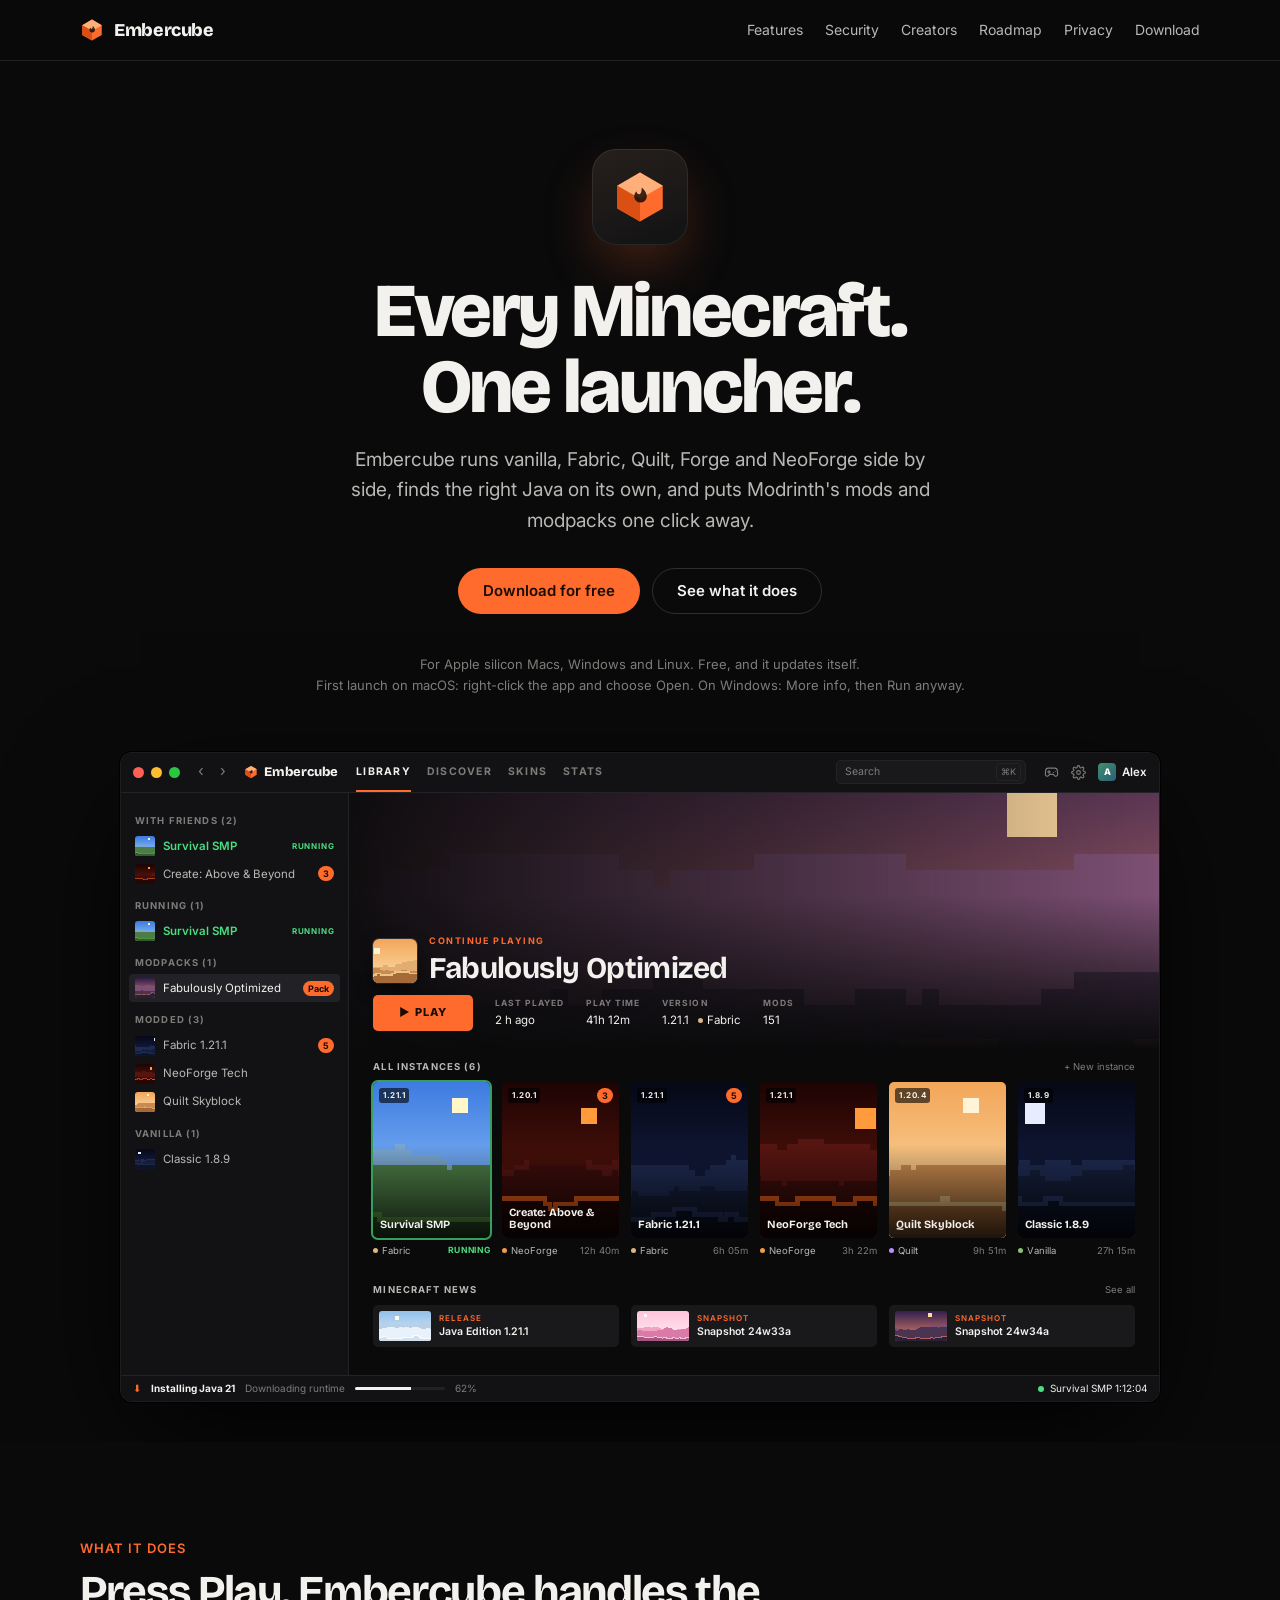
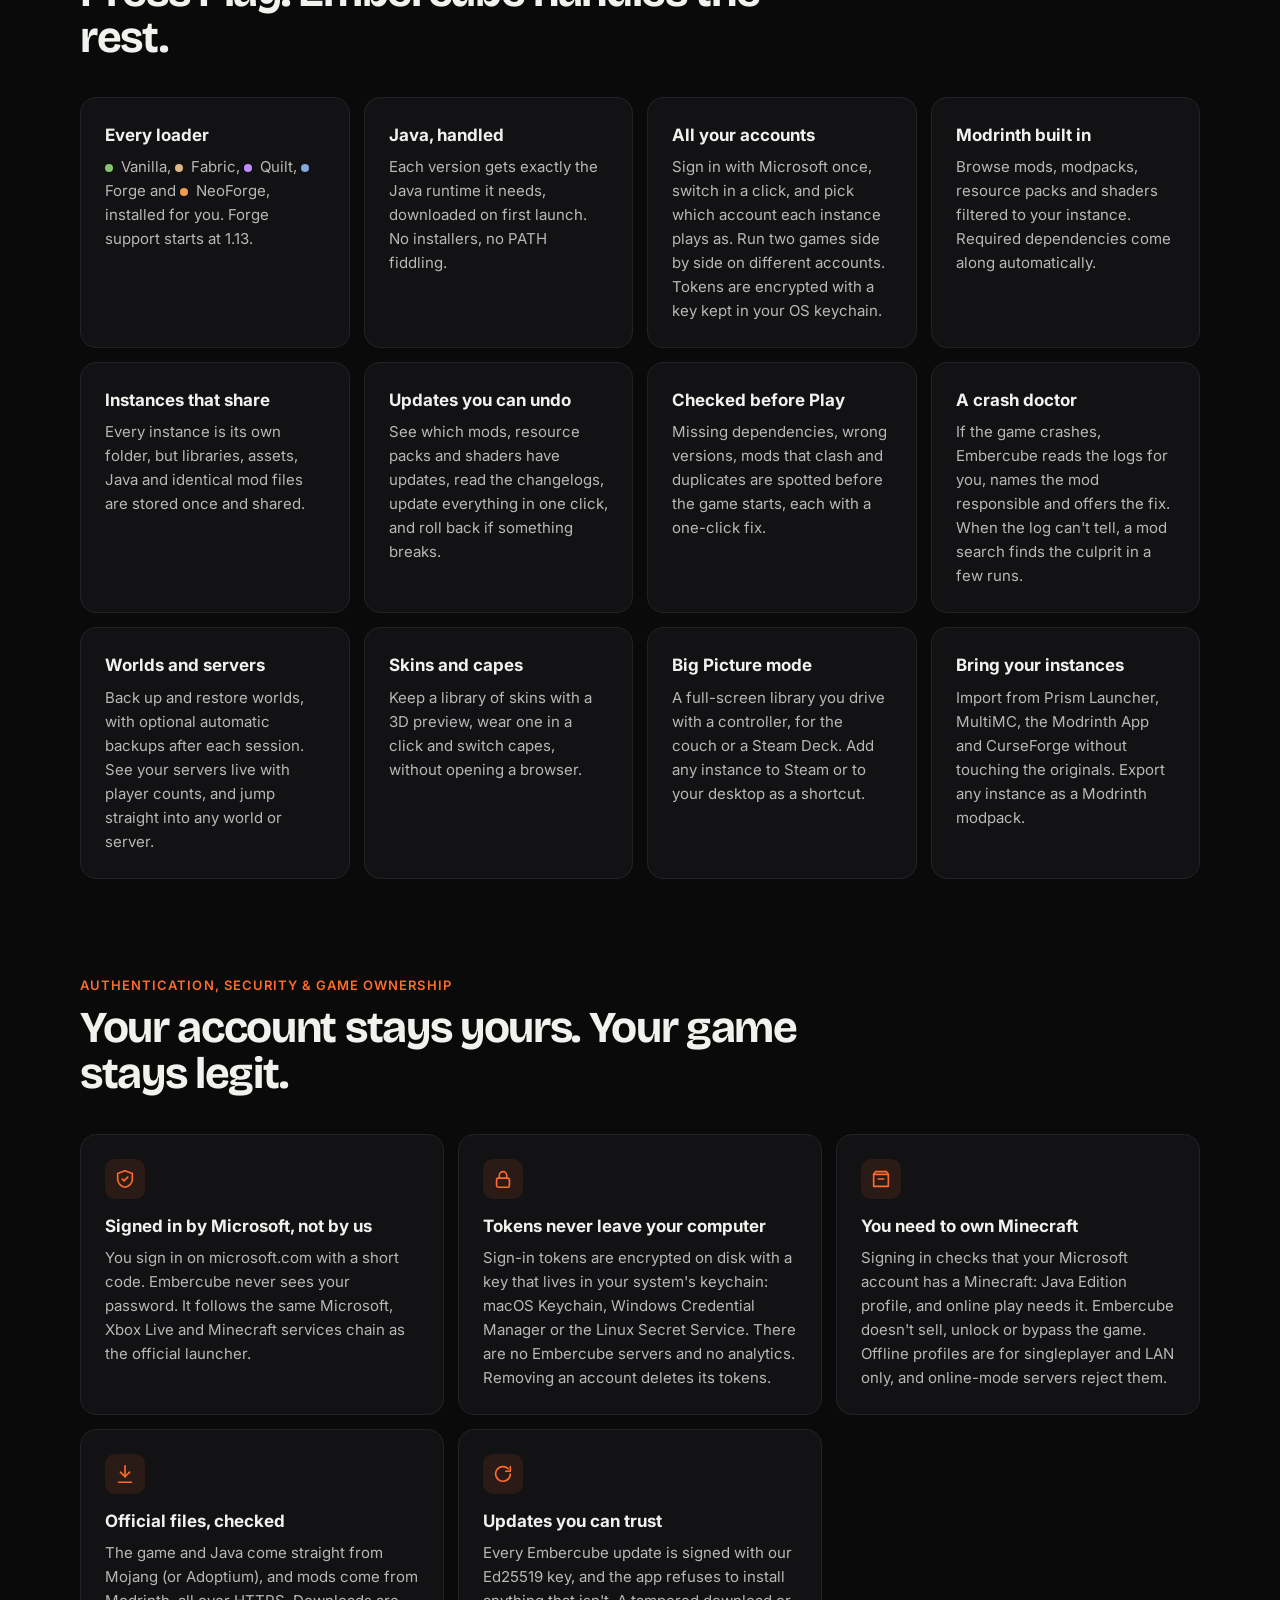
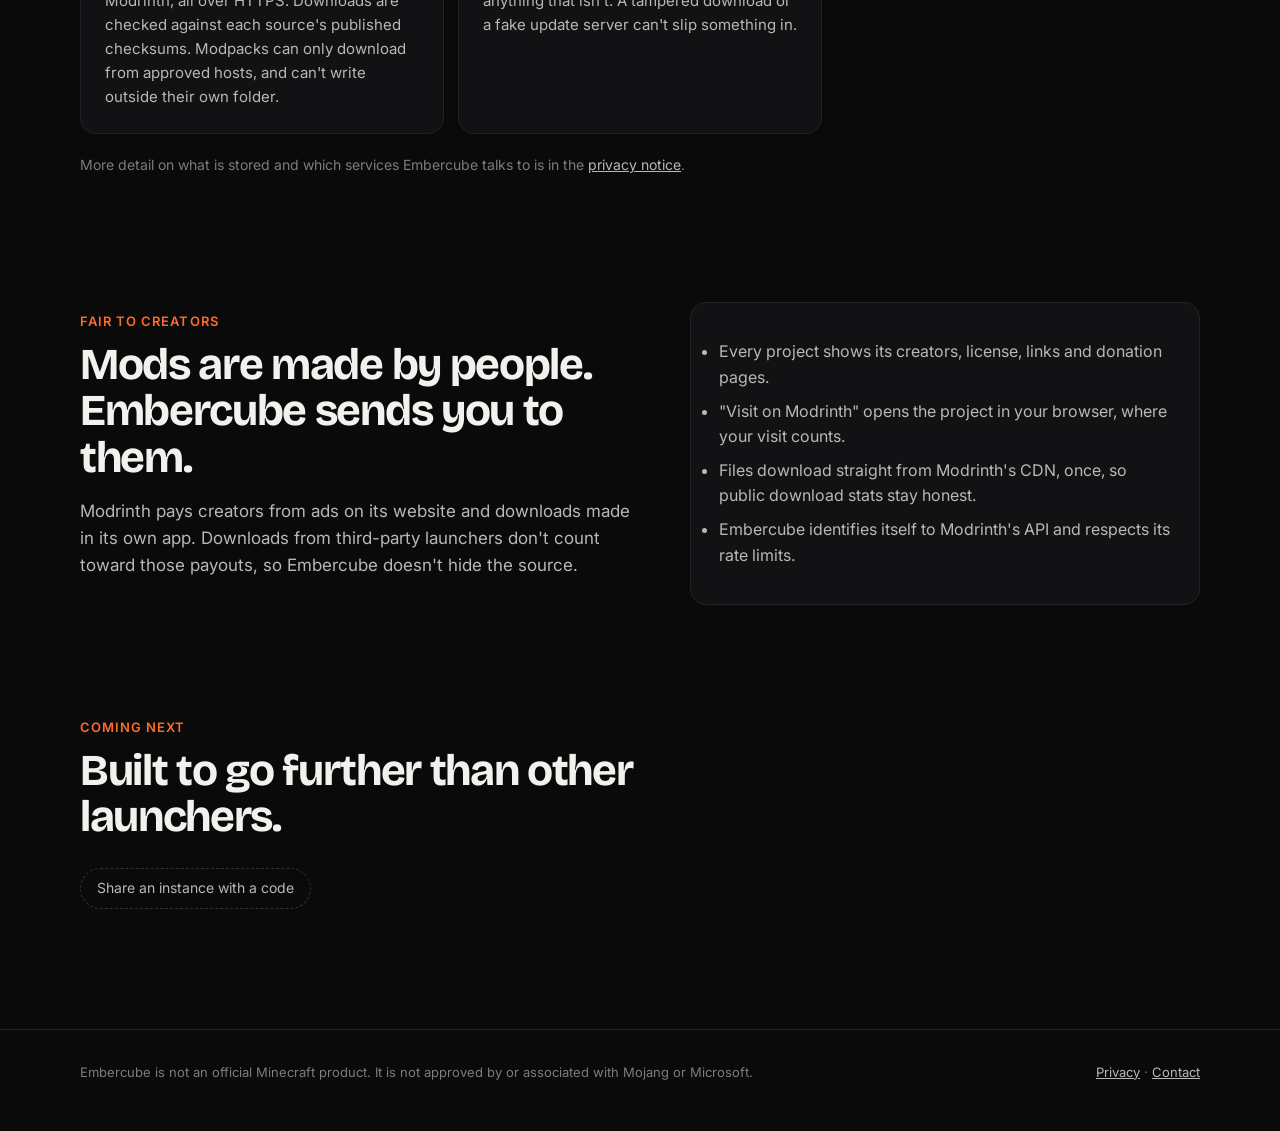
<file: index.html>
<!doctype html>
<html lang="en">
  <head>
    <meta charset="utf-8" />
    <meta name="viewport" content="width=device-width, initial-scale=1" />
    <title>Embercube: a Minecraft launcher for every loader</title>
    <meta
      name="description"
      content="Embercube is a fast, open-source Minecraft: Java Edition launcher for macOS, Windows and Linux. Multiple accounts, every mod loader, automatic Java and Modrinth built in."
    />
    <link rel="icon" href="favicon.svg" type="image/svg+xml" />
    <link rel="preconnect" href="https://fonts.googleapis.com" />
    <link rel="preconnect" href="https://fonts.gstatic.com" crossorigin />
    <link
      href="https://fonts.googleapis.com/css2?family=Bricolage+Grotesque:opsz,wght@12..96,700;12..96,800&family=Inter:wght@400;500;600;700&display=swap"
      rel="stylesheet"
    />
    <link rel="stylesheet" href="style.css" />
  </head>
  <body>
    <header class="nav">
      <div class="wrap">
        <a class="brand" href="./"><img src="favicon.svg" width="24" height="24" alt="" />Embercube</a>
        <nav>
          <a href="#features">Features</a>
          <a href="#security">Security</a>
          <a href="#creators">Creators</a>
          <a href="#roadmap">Roadmap</a>
          <a href="privacy.html">Privacy</a>
          <a href="https://github.com/EmbercubeMC/embercube-releases/releases/latest">Download</a>
        </nav>
      </div>
    </header>

    <main>
      <section class="hero">
        <div class="wrap">
          <div class="hero-icon"><img src="favicon.svg" width="56" height="56" alt="" /></div>
          <h1>Every Minecraft.<br />One launcher.</h1>
          <p class="lede">
            Embercube runs vanilla, Fabric, Quilt, Forge and NeoForge side by side, finds the right Java on its own, and puts
            Modrinth's mods and modpacks one click away.
          </p>
          <div class="cta">
            <div class="dl" id="download">
              <div class="dl-split">
                <a class="btn primary dl-main" href="https://github.com/EmbercubeMC/embercube-releases/releases/latest">Download for free</a>
                <button class="btn primary dl-toggle" type="button" aria-haspopup="menu" aria-expanded="false" aria-label="Other downloads" hidden>▾</button>
              </div>
              <div class="dl-menu" role="menu" hidden></div>
              <div class="dl-meta" aria-live="polite"></div>
            </div>
            <a class="btn" href="#features">See what it does</a>
          </div>
          <p class="fine">
            For Apple silicon Macs, Windows and Linux. Free, and it updates itself.<br />
            First launch on macOS: right-click the app and choose Open. On Windows: More info, then Run anyway.
          </p>

          <div class="mock" aria-label="Embercube library screen" role="img">
            <div class="mock-top">
              <div class="dots"><i></i><i></i><i></i></div>
              <div class="mock-nav">‹ ›</div>
              <div class="mock-brand"><img src="favicon.svg" width="14" height="14" alt="" />Embercube</div>
              <div class="mock-tabs"><span class="on">LIBRARY</span><span>DISCOVER</span><span>SKINS</span><span>STATS</span></div>
              <div class="mock-search">Search<kbd>⌘K</kbd></div>
              <div class="mock-tools">
                <svg viewBox="0 0 24 24" aria-hidden="true"><path d="M6 11h4M8 9v4M15 12h.01M18 10h.01M17.3 5H6.7a4 4 0 0 0-4 3.6l-.6 6a3 3 0 0 0 5.2 2.3L9 15h6l1.7 1.9a3 3 0 0 0 5.2-2.3l-.6-6A4 4 0 0 0 17.3 5Z" /></svg>
                <svg viewBox="0 0 24 24" aria-hidden="true"><circle cx="12" cy="12" r="3" /><path d="M19.4 15a1.7 1.7 0 0 0 .3 1.8l.1.1a2 2 0 1 1-2.8 2.8l-.1-.1a1.7 1.7 0 0 0-1.8-.3 1.7 1.7 0 0 0-1 1.5V21a2 2 0 1 1-4 0v-.1a1.7 1.7 0 0 0-1.1-1.5 1.7 1.7 0 0 0-1.8.3l-.1.1a2 2 0 1 1-2.8-2.8l.1-.1a1.7 1.7 0 0 0 .3-1.8 1.7 1.7 0 0 0-1.5-1H3a2 2 0 1 1 0-4h.1a1.7 1.7 0 0 0 1.5-1.1 1.7 1.7 0 0 0-.3-1.8l-.1-.1a2 2 0 1 1 2.8-2.8l.1.1a1.7 1.7 0 0 0 1.8.3H9a1.7 1.7 0 0 0 1-1.5V3a2 2 0 1 1 4 0v.1a1.7 1.7 0 0 0 1 1.5 1.7 1.7 0 0 0 1.8-.3l.1-.1a2 2 0 1 1 2.8 2.8l-.1.1a1.7 1.7 0 0 0-.3 1.8V9a1.7 1.7 0 0 0 1.5 1H21a2 2 0 1 1 0 4h-.1a1.7 1.7 0 0 0-1.5 1Z" /></svg>
                <span class="mock-account"><i class="head">A</i>Alex</span>
              </div>
            </div>
            <div class="mock-body">
              <div class="mock-side">
                <div class="group">WITH FRIENDS (2)</div>
                <div class="row run"><span class="art" data-seed="survival-smp"></span>Survival SMP<em class="running">RUNNING</em></div>
                <div class="row"><span class="art" data-seed="create-above"></span>Create: Above &amp; Beyond<em class="badge">3</em></div>
                <div class="group">RUNNING (1)</div>
                <div class="row run"><span class="art" data-seed="survival-smp"></span>Survival SMP<em class="running">RUNNING</em></div>
                <div class="group">MODPACKS (1)</div>
                <div class="row on"><span class="art" data-seed="fabulously-optimized"></span>Fabulously Optimized<em class="badge">Pack</em></div>
                <div class="group">MODDED (3)</div>
                <div class="row"><span class="art" data-seed="fabric-1-21-1"></span>Fabric 1.21.1<em class="badge">5</em></div>
                <div class="row"><span class="art" data-seed="neoforge-tech"></span>NeoForge Tech</div>
                <div class="row"><span class="art" data-seed="quilt-skyblock"></span>Quilt Skyblock</div>
                <div class="group">VANILLA (1)</div>
                <div class="row"><span class="art" data-seed="classic-1-8-9"></span>Classic 1.8.9</div>
              </div>
              <div class="mock-main">
                <div class="mock-hero">
                  <span class="art" data-seed="fabulously-optimized"></span>
                  <div class="copy">
                    <div class="title">
                      <span class="art icon" data-seed="fo-icon"></span>
                      <div>
                        <small>CONTINUE PLAYING</small>
                        <h3>Fabulously Optimized</h3>
                      </div>
                    </div>
                    <div class="mock-play">
                      <span class="btn-play">▶ PLAY</span>
                      <span class="stat"><b>LAST PLAYED</b>2 h ago</span>
                      <span class="stat"><b>PLAY TIME</b>41h 12m</span>
                      <span class="stat"><b>VERSION</b>1.21.1 <i class="loader" style="--c: #dbb682"></i>Fabric</span>
                      <span class="stat"><b>MODS</b>151</span>
                    </div>
                  </div>
                </div>
                <div class="mock-section"><b>ALL INSTANCES (6)</b><span>+ New instance</span></div>
                <div class="boxes">
                  <div class="tile run"><div class="box"><span class="art" data-seed="survival-smp"></span><em class="ver">1.21.1</em><span class="name">Survival SMP</span></div><div class="meta"><span><i class="loader" style="--c: #dbb682"></i>Fabric</span><b>RUNNING</b></div></div>
                  <div class="tile"><div class="box"><span class="art" data-seed="create-above"></span><em class="ver">1.20.1</em><em class="badge">3</em><span class="name">Create: Above &amp; Beyond</span></div><div class="meta"><span><i class="loader" style="--c: #f39a4c"></i>NeoForge</span>12h 40m</div></div>
                  <div class="tile"><div class="box"><span class="art" data-seed="fabric-1-21-1"></span><em class="ver">1.21.1</em><em class="badge">5</em><span class="name">Fabric 1.21.1</span></div><div class="meta"><span><i class="loader" style="--c: #dbb682"></i>Fabric</span>6h 05m</div></div>
                  <div class="tile"><div class="box"><span class="art" data-seed="neoforge-tech"></span><em class="ver">1.21.1</em><span class="name">NeoForge Tech</span></div><div class="meta"><span><i class="loader" style="--c: #f39a4c"></i>NeoForge</span>3h 22m</div></div>
                  <div class="tile"><div class="box"><span class="art" data-seed="quilt-skyblock"></span><em class="ver">1.20.4</em><span class="name">Quilt Skyblock</span></div><div class="meta"><span><i class="loader" style="--c: #c08cff"></i>Quilt</span>9h 51m</div></div>
                  <div class="tile"><div class="box"><span class="art" data-seed="classic-1-8-9"></span><em class="ver">1.8.9</em><span class="name">Classic 1.8.9</span></div><div class="meta"><span><i class="loader" style="--c: #86c46f"></i>Vanilla</span>27h 15m</div></div>
                </div>
                <div class="mock-section"><b>MINECRAFT NEWS</b><span>See all</span></div>
                <div class="news">
                  <div class="item"><span class="art" data-seed="news-release"></span><span><small>RELEASE</small>Java Edition 1.21.1</span></div>
                  <div class="item"><span class="art" data-seed="news-snapshot-a"></span><span><small>SNAPSHOT</small>Snapshot 24w33a</span></div>
                  <div class="item"><span class="art" data-seed="news-snapshot-b"></span><span><small>SNAPSHOT</small>Snapshot 24w34a</span></div>
                </div>
              </div>
            </div>
            <div class="mock-status">
              <span class="dl-icon">⬇</span> <b style="color: var(--text)">Installing Java 21</b> <span class="sub">Downloading runtime</span>
              <span class="bar"><i></i></span> 62%
              <span class="live">Survival SMP 1:12:04</span>
            </div>
          </div>
        </div>
      </section>

      <section class="block" id="features">
        <div class="wrap">
          <div class="kicker">What it does</div>
          <h2>Press Play. Embercube handles the rest.</h2>
          <div class="grid">
            <div class="card">
              <h3>Every loader</h3>
              <p>
                <span class="dot" style="background: #86c46f"></span>Vanilla, <span class="dot" style="background: #dbb682"></span>Fabric,
                <span class="dot" style="background: #c08cff"></span>Quilt, <span class="dot" style="background: #8aa4dc"></span>Forge and
                <span class="dot" style="background: #f39a4c"></span>NeoForge, installed for you. Forge support starts at 1.13.
              </p>
            </div>
            <div class="card">
              <h3>Java, handled</h3>
              <p>Each version gets exactly the Java runtime it needs, downloaded on first launch. No installers, no PATH fiddling.</p>
            </div>
            <div class="card">
              <h3>All your accounts</h3>
              <p>Sign in with Microsoft once, switch in a click, and pick which account each instance plays as. Run two games side by side on different accounts. Tokens are encrypted with a key kept in your OS keychain.</p>
            </div>
            <div class="card">
              <h3>Modrinth built in</h3>
              <p>Browse mods, modpacks, resource packs and shaders filtered to your instance. Required dependencies come along automatically.</p>
            </div>
            <div class="card">
              <h3>Instances that share</h3>
              <p>Every instance is its own folder, but libraries, assets, Java and identical mod files are stored once and shared.</p>
            </div>
            <div class="card">
              <h3>Updates you can undo</h3>
              <p>See which mods, resource packs and shaders have updates, read the changelogs, update everything in one click, and roll back if something breaks.</p>
            </div>
            <div class="card">
              <h3>Checked before Play</h3>
              <p>Missing dependencies, wrong versions, mods that clash and duplicates are spotted before the game starts, each with a one-click fix.</p>
            </div>
            <div class="card">
              <h3>A crash doctor</h3>
              <p>If the game crashes, Embercube reads the logs for you, names the mod responsible and offers the fix. When the log can't tell, a mod search finds the culprit in a few runs.</p>
            </div>
            <div class="card">
              <h3>Worlds and servers</h3>
              <p>Back up and restore worlds, with optional automatic backups after each session. See your servers live with player counts, and jump straight into any world or server.</p>
            </div>
            <div class="card">
              <h3>Skins and capes</h3>
              <p>Keep a library of skins with a 3D preview, wear one in a click and switch capes, without opening a browser.</p>
            </div>
            <div class="card">
              <h3>Big Picture mode</h3>
              <p>A full-screen library you drive with a controller, for the couch or a Steam Deck. Add any instance to Steam or to your desktop as a shortcut.</p>
            </div>
            <div class="card">
              <h3>Bring your instances</h3>
              <p>Import from Prism Launcher, MultiMC, the Modrinth App and CurseForge without touching the originals. Export any instance as a Modrinth modpack.</p>
            </div>
          </div>
        </div>
      </section>

      <section class="block" id="security">
        <div class="wrap">
          <div class="kicker">Authentication, security &amp; game ownership</div>
          <h2>Your account stays yours. Your game stays legit.</h2>
          <div class="grid sec-grid">
            <div class="card">
              <div class="sec-icon" aria-hidden="true">
                <svg viewBox="0 0 24 24"><path d="M12 3 4 6v6c0 4.5 3.4 8.2 8 9 4.6-.8 8-4.5 8-9V6l-8-3z"/><path d="m9 12 2 2 4-4"/></svg>
              </div>
              <h3>Signed in by Microsoft, not by us</h3>
              <p>
                You sign in on microsoft.com with a short code. Embercube never sees your password. It follows the same
                Microsoft, Xbox Live and Minecraft services chain as the official launcher.
              </p>
            </div>
            <div class="card">
              <div class="sec-icon" aria-hidden="true">
                <svg viewBox="0 0 24 24"><rect x="5" y="11" width="14" height="10" rx="2"/><path d="M8 11V8a4 4 0 0 1 8 0v3"/></svg>
              </div>
              <h3>Tokens never leave your computer</h3>
              <p>
                Sign-in tokens are encrypted on disk with a key that lives in your system's keychain: macOS Keychain,
                Windows Credential Manager or the Linux Secret Service. There are no Embercube servers and no analytics. Removing an account deletes its tokens.
              </p>
            </div>
            <div class="card">
              <div class="sec-icon" aria-hidden="true">
                <svg viewBox="0 0 24 24"><path d="M4 7h16v13H4z"/><path d="M4 7l2-3h12l2 3"/><path d="M9 12h6"/></svg>
              </div>
              <h3>You need to own Minecraft</h3>
              <p>
                Signing in checks that your Microsoft account has a Minecraft: Java Edition profile, and online play
                needs it. Embercube doesn't sell, unlock or bypass the game. Offline profiles are for singleplayer and
                LAN only, and online-mode servers reject them.
              </p>
            </div>
            <div class="card">
              <div class="sec-icon" aria-hidden="true">
                <svg viewBox="0 0 24 24"><path d="M12 3v12"/><path d="m7 10 5 5 5-5"/><path d="M5 21h14"/></svg>
              </div>
              <h3>Official files, checked</h3>
              <p>
                The game and Java come straight from Mojang (or Adoptium), and mods come from Modrinth, all over HTTPS.
                Downloads are checked against each source's published checksums. Modpacks can only download from
                approved hosts, and can't write outside their own folder.
              </p>
            </div>
            <div class="card">
              <div class="sec-icon" aria-hidden="true">
                <svg viewBox="0 0 24 24"><path d="M20 12a8 8 0 1 1-2.3-5.7"/><path d="M20 4v5h-5"/></svg>
              </div>
              <h3>Updates you can trust</h3>
              <p>
                Every Embercube update is signed with our Ed25519 key, and the app refuses to install anything that
                isn't. A tampered download or a fake update server can't slip something in.
              </p>
            </div>
          </div>
          <p class="sec-note">
            More detail on what is stored and which services Embercube talks to is in the <a href="privacy.html">privacy notice</a>.
          </p>
        </div>
      </section>

      <section class="block" id="creators">
        <div class="wrap split">
          <div>
            <div class="kicker">Fair to creators</div>
            <h2>Mods are made by people. Embercube sends you to them.</h2>
            <p>
              Modrinth pays creators from ads on its website and downloads made in its own app. Downloads from third-party
              launchers don't count toward those payouts, so Embercube doesn't hide the source.
            </p>
          </div>
          <ul class="quote">
            <li>Every project shows its creators, license, links and donation pages.</li>
            <li>"Visit on Modrinth" opens the project in your browser, where your visit counts.</li>
            <li>Files download straight from Modrinth's CDN, once, so public download stats stay honest.</li>
            <li>Embercube identifies itself to Modrinth's API and respects its rate limits.</li>
          </ul>
        </div>
      </section>

      <section class="block" id="roadmap">
        <div class="wrap">
          <div class="kicker">Coming next</div>
          <h2>Built to go further than other launchers.</h2>
          <div class="roadmap">
            <span>Share an instance with a code</span>
          </div>
        </div>
      </section>
    </main>

    <footer>
      <div class="wrap">
        <span>Embercube is not an official Minecraft product. It is not approved by or associated with Mojang or Microsoft.</span>
        <span><a href="privacy.html">Privacy</a> · <a href="https://github.com/editid0">Contact</a></span>
      </div>
    </footer>

    <script src="download.js" defer></script>
    <script>
      // Same generator as the app's InstanceArt: a blocky landscape per seed.
      (function () {
        var P = [
          [["#3d7be0", "#9fd0ff"], ["#7aa6cf", "#4d7d47", "#355a2f"], "#6cc04a", "#fff6c9"],
          [["#2a1b4d", "#f08a6c"], ["#7c4f73", "#4b3352", "#2b2136"], "#c96a5d", "#ffd9a0"],
          [["#050816", "#1b2654"], ["#1e2b52", "#151f3b", "#0d1428"], "#2c3d6e", "#e8ecff"],
          [["#f2a65a", "#fde1ad"], ["#e2ad72", "#c98a4f", "#a66a38"], "#f1cf8d", "#fff4d6"],
          [["#1c0404", "#6e1a0c"], ["#571511", "#3c0d0b", "#240605"], "#ff6a1f", "#ff9b3d"],
          [["#07030f", "#2e1748"], ["#e6e2a4", "#bdb87e", "#8f8b5e"], "#f4f0bd", "#d7b8ff"],
          [["#8fbde6", "#e6f2ff"], ["#b9cfe6", "#e9f1fa", "#d3e0ee"], "#ffffff", "#fffbe8"],
          [["#ffc2d9", "#fff0f5"], ["#f2a3c4", "#d97aa7", "#a95584"], "#ffd1e3", "#fffaf0"],
          [["#0f3b3a", "#5fb3a1"], ["#3d8c7c", "#2b6658", "#1b4239"], "#7fd3a8", "#e5fff4"],
        ];
        var W = 48, H = 30;
        function hash(s) {
          var h = 2166136261;
          for (var i = 0; i < s.length; i++) { h ^= s.charCodeAt(i); h = Math.imul(h, 16777619); }
          return h >>> 0;
        }
        function rng(a) {
          return function () {
            a = (a + 0x6d2b79f5) | 0;
            var t = Math.imul(a ^ (a >>> 15), 1 | a);
            t = (t + Math.imul(t ^ (t >>> 7), 61 | t)) ^ t;
            return ((t ^ (t >>> 14)) >>> 0) / 4294967296;
          };
        }
        function ridge(r, base, amp, rough) {
          var y = base + (r() - 0.5) * amp, hs = [];
          for (var x = 0; x < W; x++) {
            if (r() < rough) y += Math.round((r() - 0.5) * 3);
            y = Math.max(base - amp, Math.min(base + amp, y));
            hs.push(Math.round(y));
          }
          var steps = hs.map(function (h, x) { return "V" + h + "H" + (x + 1); }).join("");
          return { fill: "M0 " + H + steps + "V" + H + "Z", top: "M0 " + hs[0] + steps };
        }
        document.querySelectorAll(".art[data-seed]").forEach(function (el, n) {
          var seed = el.getAttribute("data-seed"), r = rng(hash(seed)), p = P[Math.floor(r() * P.length)];
          var far = ridge(r, 15, 4, 0.55), mid = ridge(r, 19, 3, 0.45), near = ridge(r, 24, 2, 0.35);
          var ox = 6 + Math.floor(r() * (W - 14)), oy = 3 + Math.floor(r() * 5), os = 3 + Math.floor(r() * 2);
          var id = "g" + n;
          el.innerHTML =
            '<svg viewBox="0 0 48 30" preserveAspectRatio="xMidYMid slice" shape-rendering="crispEdges">' +
            '<defs><linearGradient id="' + id + '" x1="0" y1="0" x2="0" y2="1"><stop offset="0" stop-color="' + p[0][0] + '"/><stop offset="1" stop-color="' + p[0][1] + '"/></linearGradient></defs>' +
            '<rect width="48" height="30" fill="url(#' + id + ')"/>' +
            '<rect x="' + ox + '" y="' + oy + '" width="' + os + '" height="' + os + '" fill="' + p[3] + '"/>' +
            '<path d="' + far.fill + '" fill="' + p[1][0] + '"/><path d="' + mid.fill + '" fill="' + p[1][1] + '"/><path d="' + near.fill + '" fill="' + p[1][2] + '"/>' +
            '<path d="' + near.top + '" fill="none" stroke="' + p[2] + '" stroke-width=".9" transform="translate(0 .45)" opacity=".9"/></svg>';
        });
      })();
    </script>
  </body>
</html>
</file>
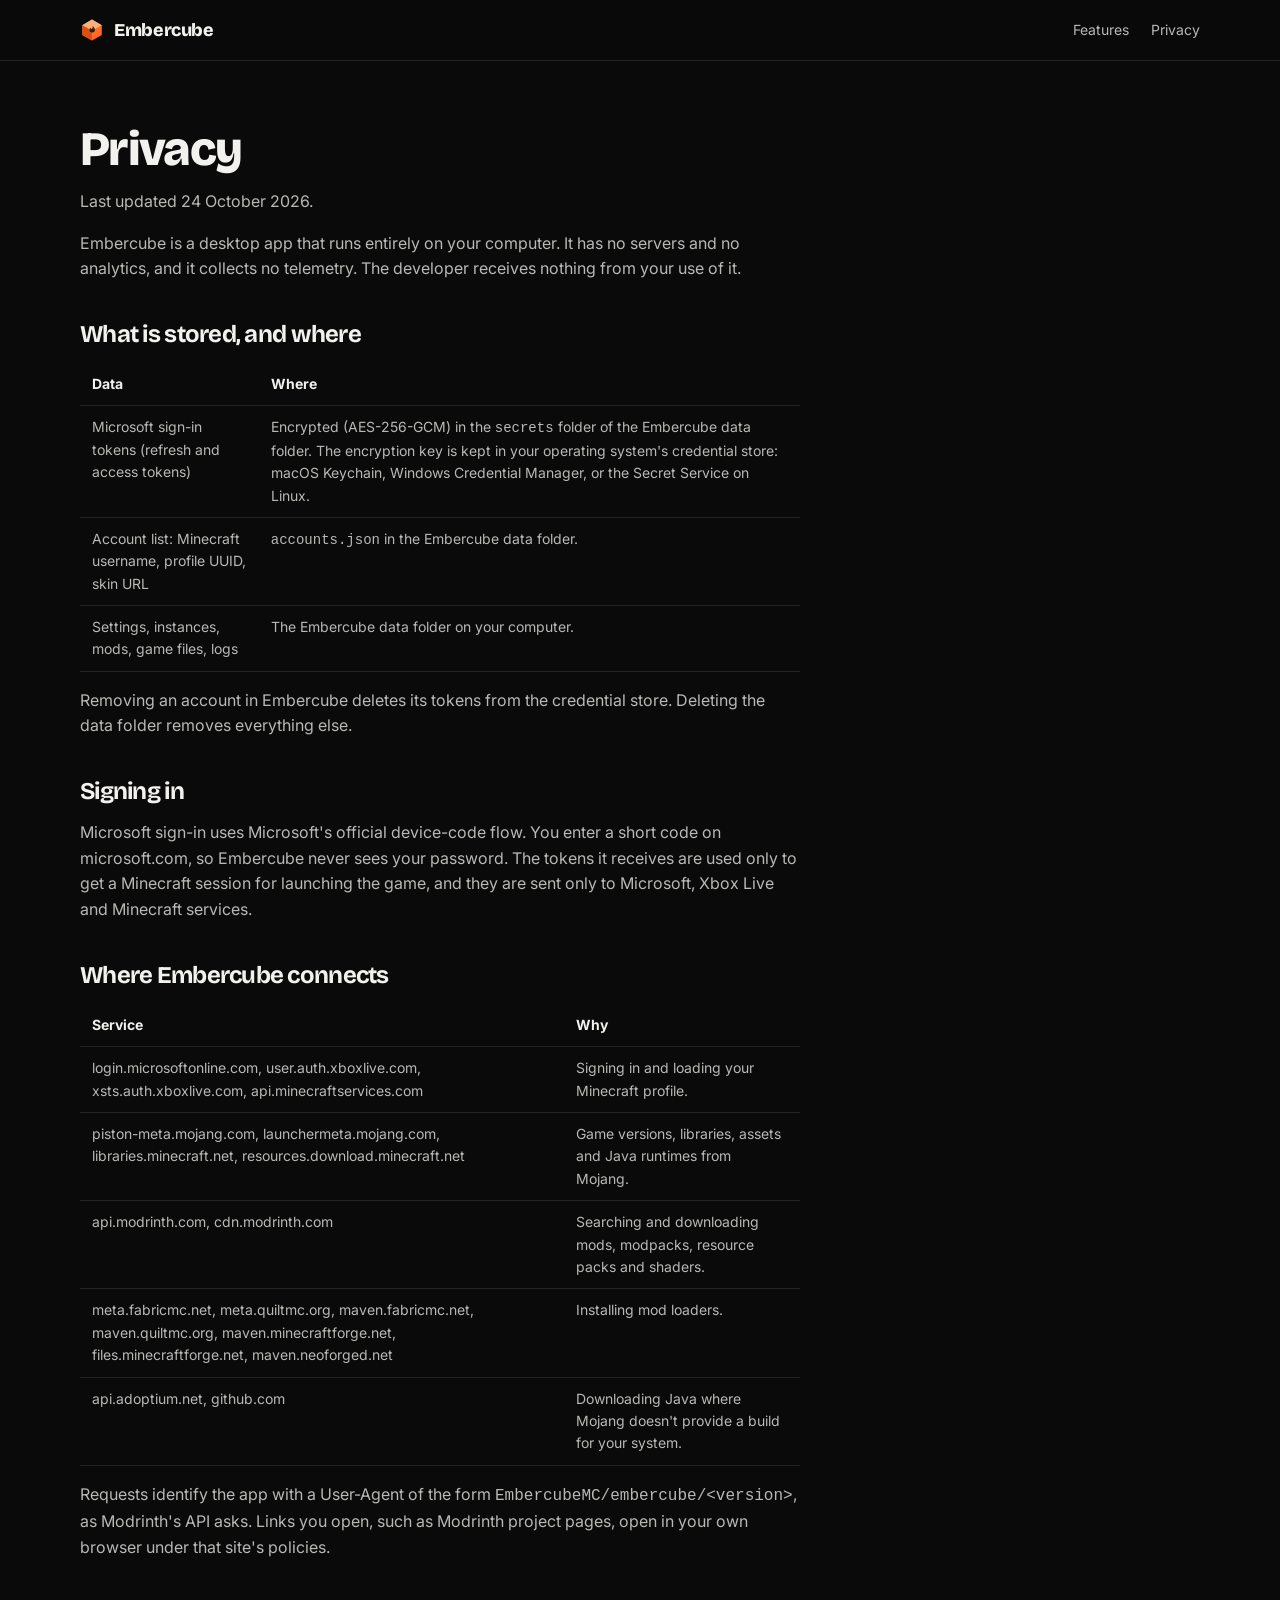
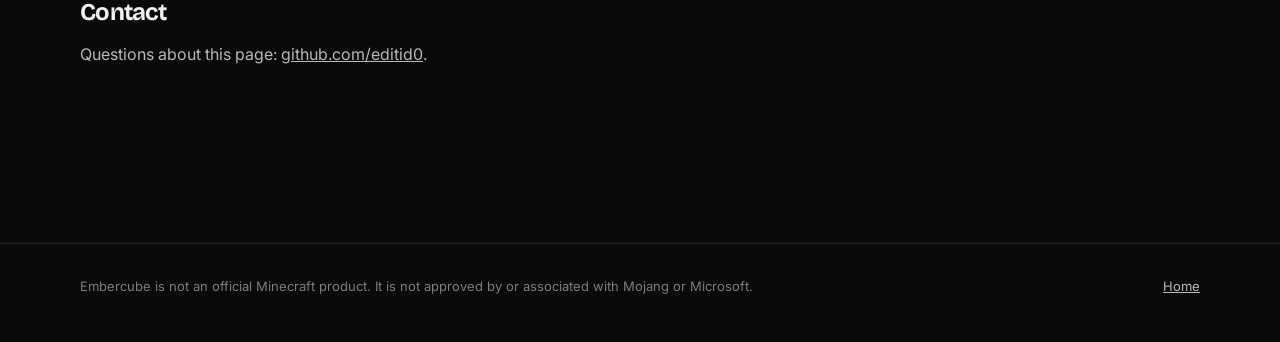
<file: privacy.html>
<!doctype html>
<html lang="en">
  <head>
    <meta charset="utf-8" />
    <meta name="viewport" content="width=device-width, initial-scale=1" />
    <title>Embercube privacy</title>
    <meta name="description" content="What Embercube stores, where it connects, and what it never collects." />
    <link rel="icon" href="favicon.svg" type="image/svg+xml" />
    <link rel="preconnect" href="https://fonts.googleapis.com" />
    <link rel="preconnect" href="https://fonts.gstatic.com" crossorigin />
    <link
      href="https://fonts.googleapis.com/css2?family=Bricolage+Grotesque:opsz,wght@12..96,700;12..96,800&family=Inter:wght@400;500;600;700&display=swap"
      rel="stylesheet"
    />
    <link rel="stylesheet" href="style.css" />
  </head>
  <body>
    <header class="nav">
      <div class="wrap">
        <a class="brand" href="./"><img src="favicon.svg" width="24" height="24" alt="" />Embercube</a>
        <nav>
          <a href="./#features">Features</a>
          <a href="privacy.html">Privacy</a>
        </nav>
      </div>
    </header>

    <main class="wrap">
      <article class="prose">
        <h1>Privacy</h1>
        <p>Last updated 24 October 2026.</p>
        <p>
          Embercube is a desktop app that runs entirely on your computer. It has no servers and no analytics, and it collects
          no telemetry. The developer receives nothing from your use of it.
        </p>

        <h2>What is stored, and where</h2>
        <table>
          <tr>
            <th>Data</th>
            <th>Where</th>
          </tr>
          <tr>
            <td>Microsoft sign-in tokens (refresh and access tokens)</td>
            <td>Encrypted (AES-256-GCM) in the <code>secrets</code> folder of the Embercube data folder. The encryption key is kept in your operating system's credential store: macOS Keychain, Windows Credential Manager, or the Secret Service on Linux.</td>
          </tr>
          <tr>
            <td>Account list: Minecraft username, profile UUID, skin URL</td>
            <td><code>accounts.json</code> in the Embercube data folder.</td>
          </tr>
          <tr>
            <td>Settings, instances, mods, game files, logs</td>
            <td>The Embercube data folder on your computer.</td>
          </tr>
        </table>
        <p>
          Removing an account in Embercube deletes its tokens from the credential store. Deleting the data folder removes
          everything else.
        </p>

        <h2>Signing in</h2>
        <p>
          Microsoft sign-in uses Microsoft's official device-code flow. You enter a short code on microsoft.com, so
          Embercube never sees your password. The tokens it receives are used only to get a Minecraft session for launching
          the game, and they are sent only to Microsoft, Xbox Live and Minecraft services.
        </p>

        <h2>Where Embercube connects</h2>
        <table>
          <tr>
            <th>Service</th>
            <th>Why</th>
          </tr>
          <tr>
            <td>login.microsoftonline.com, user.auth.xboxlive.com, xsts.auth.xboxlive.com, api.minecraftservices.com</td>
            <td>Signing in and loading your Minecraft profile.</td>
          </tr>
          <tr>
            <td>piston-meta.mojang.com, launchermeta.mojang.com, libraries.minecraft.net, resources.download.minecraft.net</td>
            <td>Game versions, libraries, assets and Java runtimes from Mojang.</td>
          </tr>
          <tr>
            <td>api.modrinth.com, cdn.modrinth.com</td>
            <td>Searching and downloading mods, modpacks, resource packs and shaders.</td>
          </tr>
          <tr>
            <td>meta.fabricmc.net, meta.quiltmc.org, maven.fabricmc.net, maven.quiltmc.org, maven.minecraftforge.net, files.minecraftforge.net, maven.neoforged.net</td>
            <td>Installing mod loaders.</td>
          </tr>
          <tr>
            <td>api.adoptium.net, github.com</td>
            <td>Downloading Java where Mojang doesn't provide a build for your system.</td>
          </tr>
        </table>
        <p>
          Requests identify the app with a User-Agent of the form <code>EmbercubeMC/embercube/&lt;version&gt;</code>, as
          Modrinth's API asks. Links you open, such as Modrinth project pages, open in your own browser under that site's
          policies.
        </p>

        <h2>Contact</h2>
        <p>Questions about this page: <a href="https://github.com/editid0">github.com/editid0</a>.</p>
      </article>
    </main>

    <footer>
      <div class="wrap">
        <span>Embercube is not an official Minecraft product. It is not approved by or associated with Mojang or Microsoft.</span>
        <span><a href="./">Home</a></span>
      </div>
    </footer>
  </body>
</html>
</file>
<file: style.css>
:root {
  --bg: #0a0a0b;
  --panel: #121214;
  --panel-2: #19191c;
  --panel-3: #222226;
  --line: #232327;
  --text: #f2f1ee;
  --text-2: #b9b8b4;
  --muted: #7d7c79;
  --accent: #ff6b2c;
  --accent-ink: #1a0b03;
  --display: "Bricolage Grotesque", "Inter", system-ui, sans-serif;
  --sans: "Inter", system-ui, -apple-system, "Segoe UI", sans-serif;
  color-scheme: dark;
}

* {
  box-sizing: border-box;
}

html {
  scroll-behavior: smooth;
}

body {
  margin: 0;
  background: var(--bg);
  color: var(--text);
  font-family: var(--sans);
  font-size: 16px;
  line-height: 1.6;
  -webkit-font-smoothing: antialiased;
}

a {
  color: inherit;
}

.wrap {
  width: min(1120px, 100% - 32px);
  margin: 0 auto;
}

/* Nav */
.nav {
  position: sticky;
  top: 0;
  z-index: 10;
  background: color-mix(in srgb, var(--bg) 85%, transparent);
  backdrop-filter: blur(12px);
  border-bottom: 1px solid var(--line);
}
.nav .wrap {
  display: flex;
  align-items: center;
  gap: 24px;
  height: 60px;
}
.brand {
  display: flex;
  align-items: center;
  gap: 10px;
  font-family: var(--display);
  font-weight: 800;
  font-size: 18px;
  letter-spacing: -0.02em;
  text-decoration: none;
}
.nav nav {
  display: flex;
  gap: 22px;
  margin-left: auto;
  font-size: 14px;
  color: var(--text-2);
}
.nav nav a {
  text-decoration: none;
}
.nav nav a:hover {
  color: var(--text);
}

/* Hero */
.hero {
  position: relative;
  text-align: center;
  padding: 88px 0 40px;
  overflow: hidden;
}
.hero::before {
  content: "";
  position: absolute;
  inset: -40% 0 auto;
  height: 600px;
  background: radial-gradient(ellipse at center, #ff6b2c33, transparent 60%);
  pointer-events: none;
}
.hero-icon {
  width: 96px;
  height: 96px;
  margin: 0 auto 28px;
  display: grid;
  place-items: center;
  border-radius: 24px;
  background: linear-gradient(160deg, #26201c, #121214);
  box-shadow:
    0 0 0 1px #ffffff14 inset,
    0 24px 60px -12px #ff6b2c55;
}
h1 {
  position: relative;
  font-family: var(--display);
  font-size: clamp(40px, 7vw, 76px);
  line-height: 1;
  font-weight: 800;
  letter-spacing: -0.035em;
  margin: 0;
}
.lede {
  position: relative;
  max-width: 600px;
  margin: 20px auto 0;
  font-size: 19px;
  color: var(--text-2);
}
.cta {
  position: relative;
  display: flex;
  justify-content: center;
  gap: 12px;
  flex-wrap: wrap;
  margin-top: 32px;
}
.btn {
  display: inline-flex;
  align-items: center;
  gap: 8px;
  height: 46px;
  padding: 0 24px;
  border-radius: 999px;
  font-weight: 600;
  font-size: 15px;
  text-decoration: none;
  border: 1px solid #ffffff26;
}
.btn.primary {
  background: var(--accent);
  color: var(--accent-ink);
  border-color: transparent;
}
.btn[aria-disabled="true"] {
  opacity: 0.55;
  cursor: not-allowed;
}
.fine {
  position: relative;
  margin-top: 14px;
  font-size: 13px;
  color: var(--muted);
}

/* App mockup (mirrors the real launcher layout) */
.mock {
  margin: 56px auto 0;
  width: min(1040px, 100%);
  aspect-ratio: 16 / 10;
  background: var(--bg);
  border-radius: 12px;
  border: 1px solid #ffffff14;
  box-shadow: 0 40px 120px -20px #000, 0 0 0 1px #000;
  display: grid;
  grid-template-rows: 40px 1fr 26px;
  overflow: hidden;
  text-align: left;
  font-size: 11.5px;
}
.mock-top {
  display: flex;
  align-items: center;
  gap: 18px;
  padding: 0 12px;
  background: var(--panel);
  border-bottom: 1px solid var(--line);
}
.dots {
  display: flex;
  gap: 7px;
}
.dots i {
  width: 11px;
  height: 11px;
  border-radius: 50%;
}
.dots i:nth-child(1) {
  background: #ff5f57;
}
.dots i:nth-child(2) {
  background: #febc2e;
}
.dots i:nth-child(3) {
  background: #28c840;
}
.mock-brand {
  display: flex;
  align-items: center;
  gap: 6px;
  font-family: var(--display);
  font-weight: 800;
  font-size: 13px;
}
.mock-tabs {
  display: flex;
  gap: 16px;
  height: 100%;
}
.mock-tabs span {
  display: flex;
  align-items: center;
  font-weight: 700;
  letter-spacing: 0.12em;
  font-size: 10.5px;
  color: var(--muted);
}
.mock-tabs span.on {
  color: var(--text);
  box-shadow: inset 0 -2px 0 var(--accent);
}
.mock-nav {
  color: var(--muted);
  font-size: 15px;
  letter-spacing: 6px;
  margin: -2px -6px 0 0;
}
.mock-search {
  margin-left: auto;
  width: 190px;
  height: 24px;
  border-radius: 5px;
  border: 1px solid var(--line);
  background: var(--panel-2);
  color: var(--muted);
  display: flex;
  align-items: center;
  padding: 0 4px 0 8px;
  font-size: 10.5px;
  gap: 6px;
}
.mock-search kbd {
  margin-left: auto;
  font: inherit;
  font-size: 9px;
  padding: 1px 4px;
  border-radius: 3px;
  border: 1px solid var(--line);
  color: var(--muted);
}
.mock-tools {
  display: flex;
  align-items: center;
  gap: 12px;
  color: var(--muted);
}
.mock-tools svg {
  width: 15px;
  height: 15px;
  fill: none;
  stroke: currentColor;
  stroke-width: 1.8;
  stroke-linecap: round;
  stroke-linejoin: round;
}
.mock-account {
  display: flex;
  align-items: center;
  gap: 6px;
  color: var(--text);
  font-weight: 600;
}
.mock-account .head {
  width: 18px;
  height: 18px;
  border-radius: 4px;
  display: grid;
  place-items: center;
  font-style: normal;
  font-size: 9px;
  font-weight: 800;
  color: #fff;
  background: linear-gradient(135deg, #3f8f6a, #2c5f7a);
}
.mock-body {
  display: grid;
  grid-template-columns: 22% 1fr;
  min-height: 0;
}
.mock-side {
  background: var(--panel);
  border-right: 1px solid var(--line);
  padding: 10px 8px;
  overflow: hidden;
}
.mock-side .group {
  font-size: 9.5px;
  font-weight: 700;
  letter-spacing: 0.12em;
  color: var(--muted);
  margin: 10px 6px 4px;
}
.row {
  display: flex;
  align-items: center;
  gap: 8px;
  padding: 4px 6px;
  border-radius: 4px;
  color: var(--text-2);
}
.row.on {
  background: var(--panel-3);
  color: var(--text);
}
.row.run {
  color: #4ade80;
  font-weight: 600;
}
.row em {
  margin-left: auto;
  font-style: normal;
}
.row em.running {
  font-size: 8px;
  font-weight: 700;
  letter-spacing: 0.1em;
}
.badge {
  display: inline-grid;
  place-items: center;
  min-width: 15px;
  height: 15px;
  padding: 0 5px;
  border-radius: 999px;
  background: var(--accent);
  color: var(--accent-ink);
  font-size: 9px;
  font-weight: 700;
  font-style: normal;
  line-height: 1;
}
.loader {
  display: inline-block;
  width: 5px;
  height: 5px;
  border-radius: 50%;
  background: var(--c);
  margin: 0 4px 1px 6px;
  vertical-align: middle;
}
.meta .loader {
  margin-left: 0;
}
.row .art {
  width: 20px;
  height: 20px;
  border-radius: 3px;
}
.art {
  overflow: hidden;
  flex-shrink: 0;
  display: block;
}
.art svg {
  width: 100%;
  height: 100%;
  display: block;
}
.mock-main {
  min-height: 0;
  overflow: hidden;
}
.mock-hero {
  position: relative;
  height: 44%;
}
.mock-hero .art {
  position: absolute;
  inset: 0;
}
.mock-hero::after {
  content: "";
  position: absolute;
  inset: 0;
  background: linear-gradient(90deg, #0a0a0bf2, #0a0a0b80 50%, transparent), linear-gradient(0deg, #0a0a0b, transparent 60%);
}
.mock-hero .copy {
  position: absolute;
  z-index: 1;
  left: 24px;
  bottom: 18px;
}
.mock-hero .title {
  display: flex;
  align-items: flex-end;
  gap: 12px;
  margin-bottom: 12px;
}
.mock-hero .icon {
  position: static;
  width: 44px;
  height: 44px;
  border-radius: 6px;
  box-shadow: 0 8px 20px -4px #000c, 0 0 0 1px #ffffff26;
}
.mock-hero small {
  color: var(--accent);
  font-weight: 700;
  letter-spacing: 0.16em;
  font-size: 9px;
}
.mock-hero h3 {
  font-family: var(--display);
  font-size: 30px;
  line-height: 1;
  margin: 4px 0 0;
  letter-spacing: -0.02em;
}
.mock-play {
  display: flex;
  align-items: center;
  gap: 22px;
}
.mock-play .btn-play {
  background: var(--accent);
  color: var(--accent-ink);
  font-weight: 800;
  letter-spacing: 0.1em;
  padding: 9px 26px;
  border-radius: 5px;
  font-size: 11px;
}
.mock-play .stat b {
  display: block;
  font-size: 8.5px;
  letter-spacing: 0.12em;
  color: var(--muted);
}
.mock-section {
  display: flex;
  justify-content: space-between;
  padding: 10px 24px 0;
  font-size: 9.5px;
  color: var(--muted);
}
.mock-section b {
  letter-spacing: 0.12em;
  color: var(--text-2);
}
.boxes {
  display: grid;
  grid-template-columns: repeat(6, 1fr);
  gap: 12px;
  padding: 8px 24px 14px;
}
.tile .meta {
  display: flex;
  justify-content: space-between;
  align-items: center;
  gap: 4px;
  margin-top: 5px;
  font-size: 9.5px;
  color: var(--muted);
  white-space: nowrap;
}
.tile .meta span {
  color: var(--text-2);
}
.tile .meta b {
  color: #4ade80;
  font-size: 8.5px;
  letter-spacing: 0.08em;
}
.news {
  display: grid;
  grid-template-columns: repeat(3, 1fr);
  gap: 12px;
  padding: 8px 24px 0;
}
.news .item {
  display: flex;
  align-items: center;
  gap: 8px;
  padding: 6px;
  border-radius: 5px;
  background: var(--panel-2);
  font-size: 10.5px;
  font-weight: 600;
}
.news .art {
  width: 52px;
  height: 30px;
  border-radius: 3px;
}
.news small {
  display: block;
  font-size: 8px;
  letter-spacing: 0.12em;
  color: var(--accent);
}
.tile.run .box {
  box-shadow: 0 0 0 2px #4ade80b3;
}
.box {
  position: relative;
  aspect-ratio: 3 / 4;
  border-radius: 5px;
  overflow: hidden;
}
.box .art {
  position: absolute;
  inset: 0;
}
.box::after {
  content: "";
  position: absolute;
  inset: 0;
  background: linear-gradient(0deg, #000000d0, transparent 60%);
}
.box .ver {
  position: absolute;
  z-index: 1;
  top: 6px;
  left: 6px;
  padding: 1px 4px;
  border-radius: 3px;
  background: #0009;
  font-style: normal;
  font-size: 8px;
  font-weight: 700;
  letter-spacing: 0.06em;
}
.box .badge {
  position: absolute;
  z-index: 1;
  top: 6px;
  right: 6px;
}
.box .name {
  position: absolute;
  z-index: 1;
  left: 7px;
  right: 7px;
  bottom: 7px;
  font-family: var(--display);
  font-weight: 700;
  font-size: 11px;
  line-height: 1.1;
}
.mock-status {
  display: flex;
  align-items: center;
  gap: 10px;
  padding: 0 12px;
  background: var(--panel);
  border-top: 1px solid var(--line);
  color: var(--muted);
  font-size: 10px;
}
.mock-status .dl-icon {
  color: var(--accent);
}
.mock-status .bar {
  width: 90px;
  height: 3px;
  border-radius: 3px;
  background: var(--panel-3);
  overflow: hidden;
}
.mock-status .bar i {
  display: block;
  width: 62%;
  height: 100%;
  background: var(--text);
}
.mock-status .live {
  margin-left: auto;
  color: var(--text);
}
.mock-status .live::before {
  content: "";
  display: inline-block;
  width: 6px;
  height: 6px;
  border-radius: 50%;
  background: #4ade80;
  margin-right: 6px;
}

/* Sections */
section.block {
  padding: 96px 0 0;
}
.kicker {
  font-size: 13px;
  font-weight: 600;
  letter-spacing: 0.08em;
  text-transform: uppercase;
  color: var(--accent);
}
h2 {
  font-family: var(--display);
  font-size: clamp(30px, 4vw, 44px);
  line-height: 1.05;
  letter-spacing: -0.03em;
  margin: 10px 0 0;
  max-width: 720px;
}
.grid {
  display: grid;
  grid-template-columns: repeat(auto-fit, minmax(260px, 1fr));
  gap: 14px;
  margin-top: 36px;
}
.card {
  background: var(--panel);
  border: 1px solid var(--line);
  border-radius: 16px;
  padding: 24px;
}
.card h3 {
  font-size: 17px;
  margin: 0 0 6px;
}
.card p {
  margin: 0;
  color: var(--text-2);
  font-size: 15px;
}
.card .dot {
  display: inline-block;
  width: 8px;
  height: 8px;
  border-radius: 50%;
  margin-right: 8px;
}
.split {
  display: grid;
  grid-template-columns: 1.1fr 1fr;
  gap: 48px;
  align-items: center;
}
.split p {
  color: var(--text-2);
  font-size: 17px;
}
.quote {
  background: var(--panel);
  border-radius: 16px;
  padding: 28px;
  border: 1px solid var(--line);
}
.quote li {
  margin: 8px 0;
  color: var(--text-2);
}
.roadmap {
  display: flex;
  flex-wrap: wrap;
  gap: 10px;
  margin-top: 28px;
}
.roadmap span {
  border: 1px dashed #ffffff2a;
  border-radius: 999px;
  padding: 8px 16px;
  color: var(--text-2);
  font-size: 14px;
}

/* Prose pages */
.prose {
  max-width: 720px;
  padding: 64px 0 40px;
}
.prose h1 {
  font-size: 48px;
}
.prose h2 {
  font-size: 24px;
  margin-top: 40px;
}
.prose p,
.prose li {
  color: var(--text-2);
}
.prose table {
  width: 100%;
  border-collapse: collapse;
  margin: 16px 0;
  font-size: 14px;
}
.prose th,
.prose td {
  text-align: left;
  padding: 10px 12px;
  border-bottom: 1px solid var(--line);
  vertical-align: top;
}
.prose th {
  color: var(--text);
}
.prose td {
  color: var(--text-2);
}

footer {
  margin-top: 120px;
  border-top: 1px solid var(--line);
  padding: 32px 0 48px;
  color: var(--muted);
  font-size: 13px;
}
footer .wrap {
  display: flex;
  flex-wrap: wrap;
  gap: 16px 32px;
  justify-content: space-between;
}
footer a {
  color: var(--text-2);
}

@media (max-width: 760px) {
  .nav nav {
    display: none;
  }
  .split {
    grid-template-columns: 1fr;
  }
  .mock-body {
    grid-template-columns: 1fr;
  }
  .mock {
    aspect-ratio: auto;
  }
  .mock-side,
  .mock-tabs,
  .mock-search,
  .mock-nav,
  .mock-tools svg {
    display: none;
  }
  .mock-tools {
    margin-left: auto;
  }
  .mock-hero {
    height: 200px;
  }
  .mock-play {
    flex-wrap: wrap;
    gap: 10px 18px;
  }
  .mock-play .stat:nth-of-type(n + 4) {
    display: none;
  }
  .boxes {
    grid-template-columns: repeat(3, 1fr);
  }
  .tile:nth-child(n + 4),
  .news .item:nth-child(n + 2) {
    display: none;
  }
  .news {
    grid-template-columns: 1fr;
    padding-bottom: 14px;
  }
  .mock-status {
    height: 26px;
    white-space: nowrap;
  }
  .mock-status .sub,
  .mock-status .live {
    display: none;
  }
  .mock-hero h3 {
    font-size: 24px;
  }
}

/* Security section */
.sec-grid {
  grid-template-columns: repeat(auto-fit, minmax(300px, 1fr));
}
.sec-icon {
  width: 40px;
  height: 40px;
  display: grid;
  place-items: center;
  border-radius: 10px;
  background: #ff6b2c1a;
  margin-bottom: 14px;
}
.sec-icon svg {
  width: 22px;
  height: 22px;
  fill: none;
  stroke: var(--accent);
  stroke-width: 1.8;
  stroke-linecap: round;
  stroke-linejoin: round;
}
.sec-note {
  margin-top: 20px;
  color: var(--muted);
  font-size: 14px;
}
.sec-note a {
  color: var(--text-2);
}

/* Download button: split button + menu */
.dl {
  position: relative;
  display: inline-flex;
  flex-direction: column;
  align-items: center;
}
.dl-split {
  display: inline-flex;
  gap: 2px;
}
.dl-detected .dl-main {
  border-radius: 999px 6px 6px 999px;
}
.dl-toggle {
  border-radius: 6px 999px 999px 6px;
  padding: 0 16px;
  font-size: 14px;
  cursor: pointer;
}
.dl-caret {
  margin-left: 4px;
  font-size: 13px;
}
.dl-meta {
  margin-top: 8px;
  min-height: 18px;
  font-size: 12.5px;
  color: var(--muted);
}
.dl-menu {
  position: absolute;
  top: calc(46px + 8px);
  left: 50%;
  transform: translateX(-50%);
  z-index: 20;
  width: min(440px, calc(100vw - 32px));
  max-height: min(70vh, 560px);
  overflow-y: auto;
  text-align: left;
  background: var(--panel-2);
  border: 1px solid #ffffff1a;
  border-radius: 14px;
  padding: 8px;
  box-shadow: 0 30px 80px -20px #000;
}
.dl-menu[hidden] {
  display: none;
}
.dl-menu-head {
  padding: 8px 10px 6px;
  font-size: 12px;
  font-weight: 700;
  letter-spacing: 0.06em;
  text-transform: uppercase;
  color: var(--muted);
}
.dl-hint {
  margin: 0 10px 6px;
  font-size: 13px;
  color: var(--text-2);
}
.dl-list[hidden] {
  display: none;
}
.dl-item {
  display: block;
  padding: 10px 12px;
  border-radius: 10px;
  text-decoration: none;
}
.dl-item:hover,
.dl-item:focus-visible {
  background: var(--panel-3);
  outline: none;
}
.dl-item-head {
  display: flex;
  align-items: center;
  gap: 8px;
}
.dl-item-title {
  font-weight: 600;
  font-size: 15px;
}
.dl-item-size {
  margin-left: auto;
  font-size: 12px;
  color: var(--muted);
  white-space: nowrap;
}
.dl-item-blurb {
  display: block;
  margin-top: 2px;
  font-size: 13px;
  color: var(--text-2);
  line-height: 1.45;
}
.dl-badge {
  font-size: 10.5px;
  font-weight: 700;
  letter-spacing: 0.06em;
  text-transform: uppercase;
  color: var(--accent);
  background: #ff6b2c1f;
  border-radius: 4px;
  padding: 2px 6px;
}
.dl-showall {
  display: block;
  width: 100%;
  margin: 4px 0;
  padding: 10px 12px;
  border: 0;
  border-radius: 10px;
  background: transparent;
  color: var(--text);
  font: inherit;
  font-size: 14px;
  font-weight: 600;
  text-align: left;
  cursor: pointer;
}
.dl-showall:hover {
  background: var(--panel-3);
}
.dl-github {
  display: block;
  margin-top: 4px;
  padding: 10px 12px;
  border-top: 1px solid var(--line);
  font-size: 13px;
  color: var(--text-2);
  text-decoration: none;
}
.dl-github:hover {
  color: var(--text);
}
.dl-toggle[hidden] {
  display: none;
}
.cta {
  align-items: flex-start;
}
</file>
